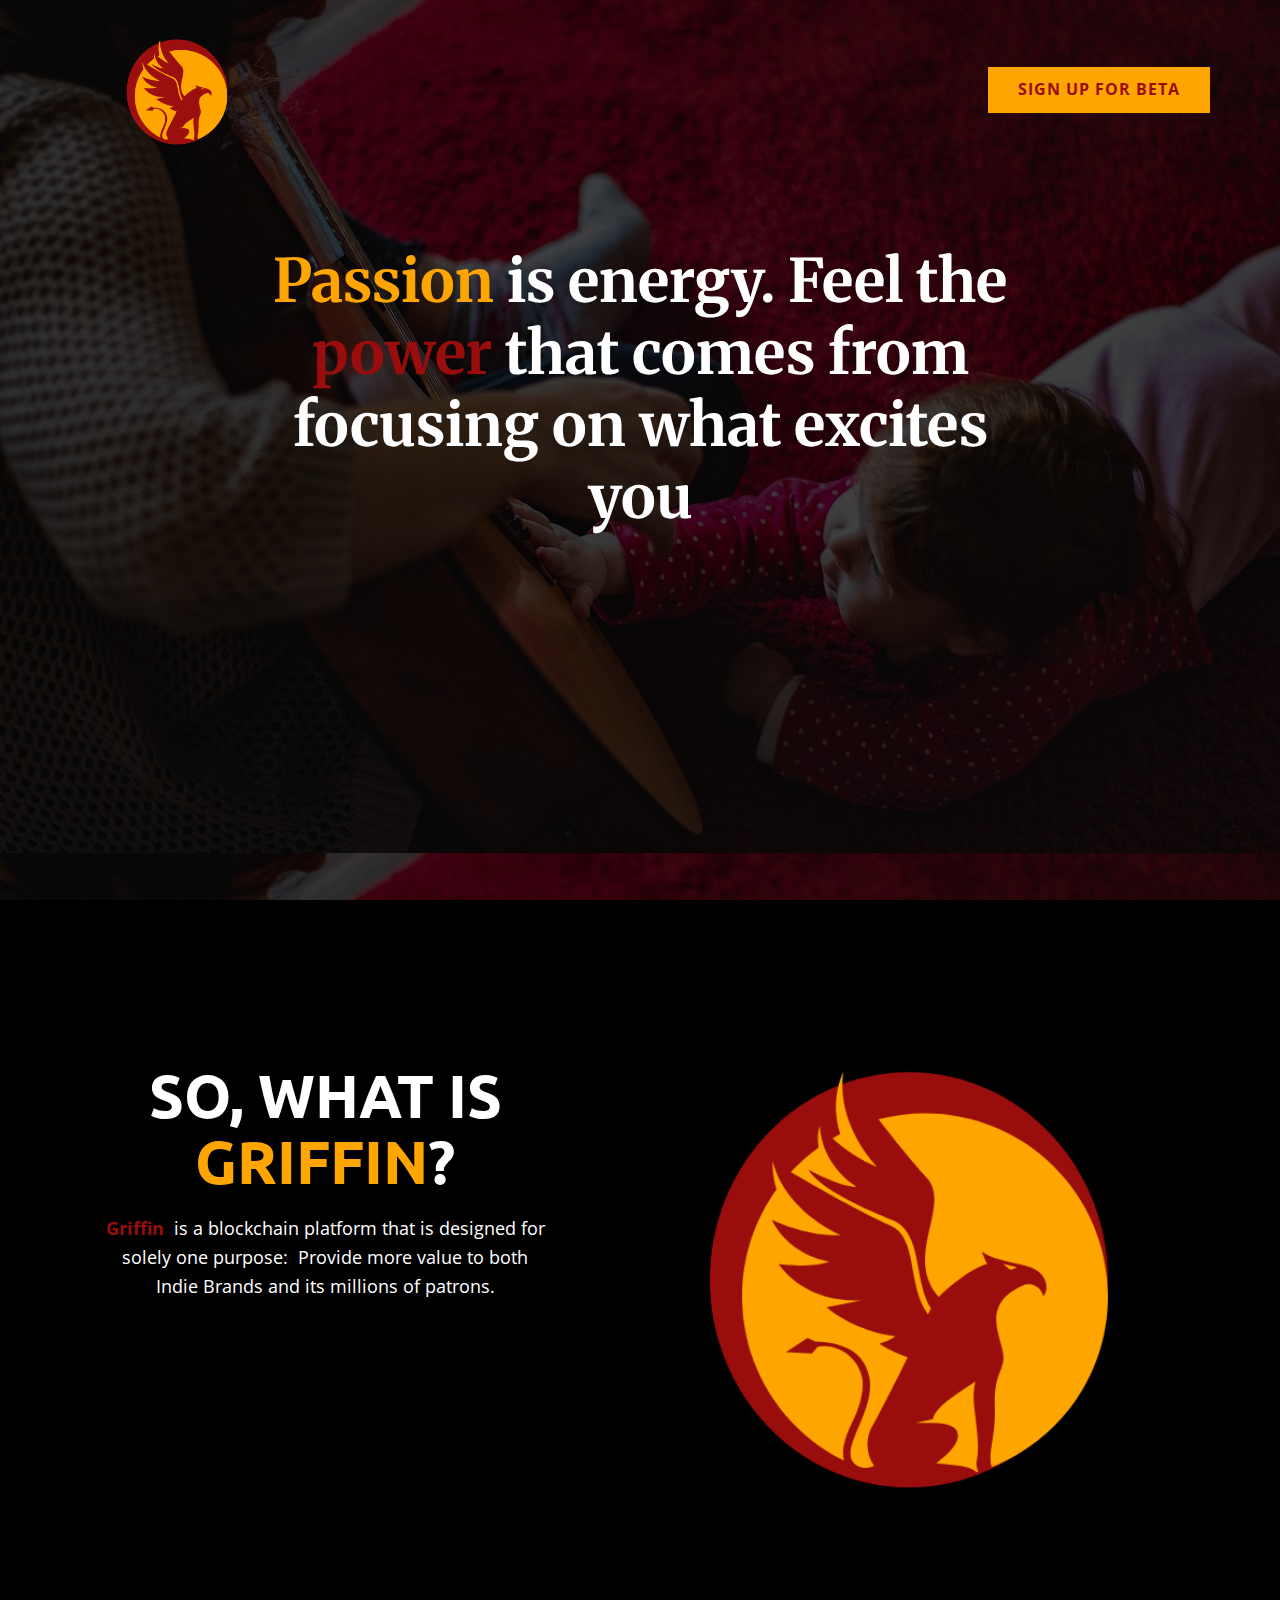
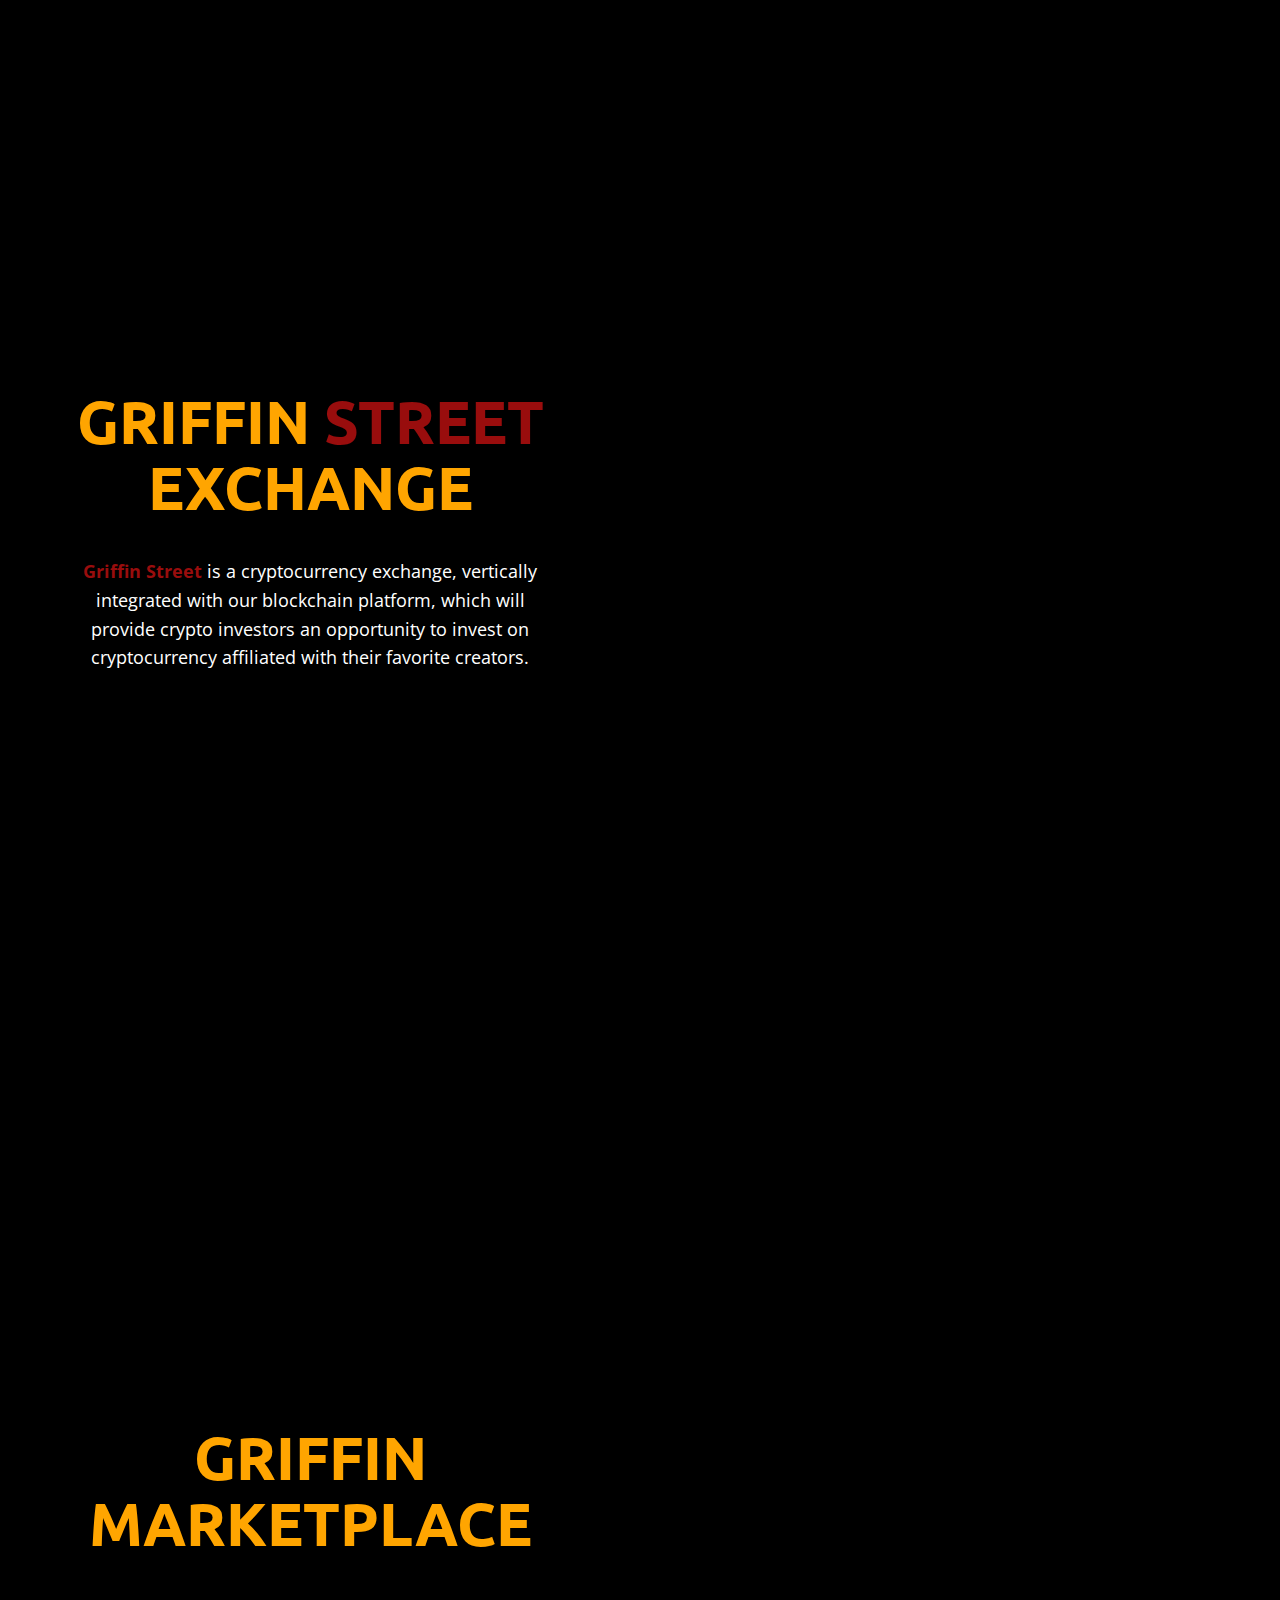
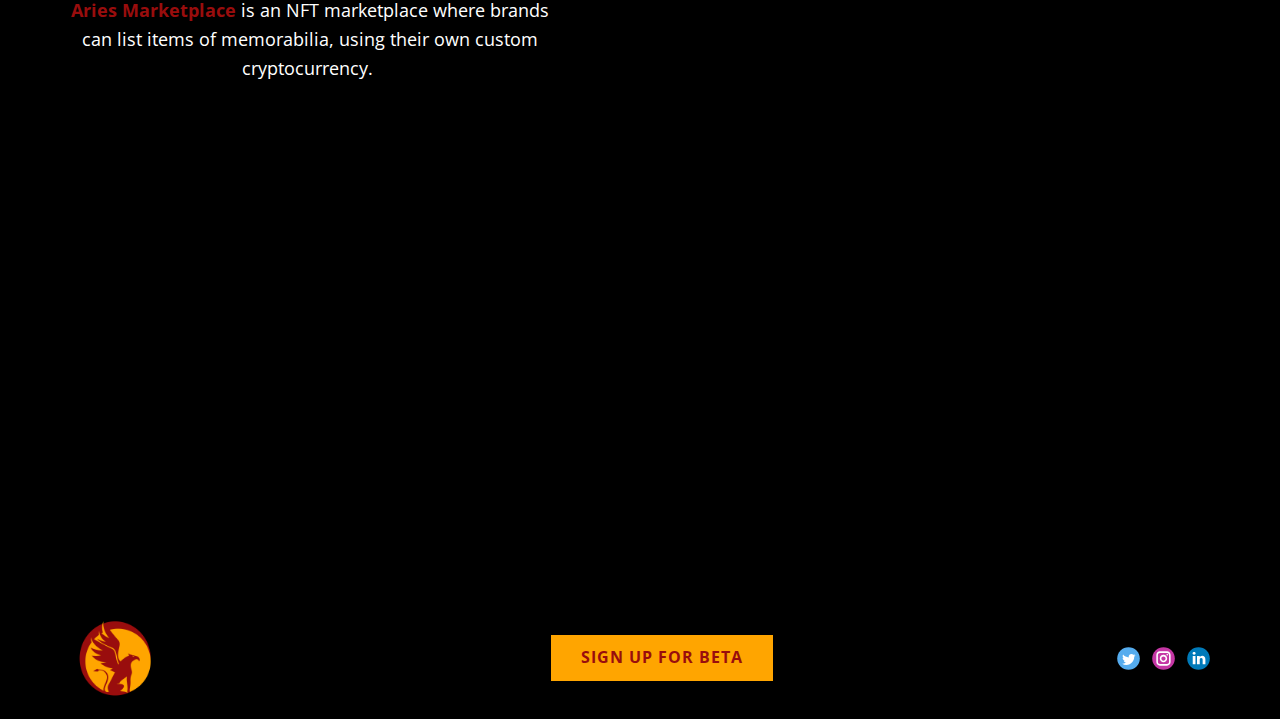
<file: index.html>
<!DOCTYPE html>
<html style="font-size: 16px;">
  <head>
    <meta name="viewport" content="width=device-width, initial-scale=1.0">
    <meta charset="utf-8">
    <meta name="keywords" content="​Complex Service Your Car, ​Complex Service Your Car, Facts &amp;amp; Questions, About Us, Contact Us">
    <meta name="description" content="">
    <meta name="page_type" content="np-template-header-footer-from-plugin">
    <title>Home</title>
    <link rel="stylesheet" href="nicepage.css" media="screen">
<link rel="stylesheet" href="Home.css" media="screen">
    <script class="u-script" type="text/javascript" src="jquery.js" defer=""></script>
    <script class="u-script" type="text/javascript" src="nicepage.js" defer=""></script>
    <meta name="generator" content="Nicepage 4.3.3, nicepage.com">
    <link id="u-theme-google-font" rel="stylesheet" href="https://fonts.googleapis.com/css?family=Roboto:100,100i,300,300i,400,400i,500,500i,700,700i,900,900i|Open+Sans:300,300i,400,400i,600,600i,700,700i,800,800i">
    <link id="u-page-google-font" rel="stylesheet" href="https://fonts.googleapis.com/css?family=Merriweather:300,300i,400,400i,700,700i,900,900i|Ubuntu:300,300i,400,400i,500,500i,700,700i">
    
    
    
    
    
    <script type="application/ld+json">{
		"@context": "http://schema.org",
		"@type": "Organization",
		"name": "aries",
		"logo": "images/Griffin.png",
		"sameAs": []
}</script>
    <meta name="theme-color" content="#ffa500">
    <meta property="og:title" content="Home">
    <meta property="og:description" content="">
    <meta property="og:type" content="website">
  </head>
  <body data-home-page="index.html" data-home-page-title="Home" class="u-body u-overlap u-overlap-contrast u-overlap-transparent"><header class="u-black u-clearfix u-header u-header" id="sec-5d08"><div class="u-clearfix u-sheet u-valign-top-xs u-sheet-1">
        <img class="u-image u-image-default u-preserve-proportions u-image-1" src="images/Griffin.png" alt="" data-image-width="500" data-image-height="500" data-href="/index.html" data-page-id="1259606">
        <a href="./Beta-Page.html" data-page-id="1334936" class="u-border-none u-btn u-button-style u-custom-color-5 u-hover-custom-color-3 u-text-custom-color-4 u-btn-1">Sign up for beta</a>
      </div></header>
    <section class="skrollable u-align-center u-clearfix u-image u-image-tiles u-shading u-section-1" id="carousel_262d" data-image-width="1280" data-image-height="853">
      <div class="u-clearfix u-sheet u-sheet-1">
        <h3 class="u-custom-font u-font-merriweather u-text u-text-body-alt-color u-text-1" spellcheck="false">
          <span class="u-text-custom-color-5">Passion </span>is energy. Feel the <span class="u-text-custom-color-4">power </span>that comes from focusing on what excites you
        </h3>
      </div>
    </section>
    <section class="u-align-center u-black u-clearfix u-section-2" id="carousel_bd1c">
      <div class="u-clearfix u-sheet u-sheet-1">
        <div class="u-clearfix u-expanded-width u-gutter-0 u-layout-wrap u-layout-wrap-1">
          <div class="u-layout" style="">
            <div class="u-layout-row" style="">
              <div class="u-align-center u-container-style u-layout-cell u-left-cell u-shape-rectangle u-size-30 u-size-xs-60 u-layout-cell-1" src="">
                <div class="u-container-layout u-valign-top-md u-valign-top-sm u-valign-top-xs u-container-layout-1">
                  <h1 class="u-custom-font u-font-ubuntu u-text u-text-1" spellcheck="false">So, What is<br>
                    <span class="u-text-custom-color-5">Griffin</span>?
                  </h1>
                  <p class="u-text u-text-2" spellcheck="false">
                    <span class="u-text-custom-color-5" style="font-weight: 700;">
                      <span class="u-text-custom-color-4">Griffin</span>&nbsp;
                    </span>is a blockchain platform that is designed for solely one purpose:&nbsp; Provide more value to both Indie Brands and its millions of patrons.<br>
                    <br>
                  </p>
                </div>
              </div>
              <div class="u-align-left u-container-style u-layout-cell u-right-cell u-shape-rectangle u-size-30 u-size-xs-60 u-layout-cell-2">
                <div class="u-container-layout u-valign-middle-sm u-valign-middle-xs u-container-layout-2" src="">
                  <img class="u-image u-image-default u-preserve-proportions u-image-1" src="images/Griffin.png" alt="" data-image-width="500" data-image-height="500">
                </div>
              </div>
            </div>
          </div>
        </div>
        <div class="u-list u-list-1">
          <div class="u-repeater u-repeater-1">
            <div class="u-align-left u-black u-container-style u-list-item u-repeater-item u-shape-rectangle u-list-item-1" data-animation-name="flipIn" data-animation-duration="2000" data-animation-direction="X">
              <div class="u-container-layout u-similar-container u-valign-top u-container-layout-3">
                <h4 class="u-custom-font u-font-ubuntu u-text u-text-custom-color-5 u-text-default u-text-3"><span class="u-file-icon u-icon u-icon-1"><img src="images/566445.png" alt=""></span>&nbsp;No Gas Fees
                </h4>
                <p class="u-text u-text-4">The <span class="u-text-custom-color-5" style="font-weight: 700;">Griffin&nbsp;</span>Blockchain Platform is committed to introduce a no gas system, you <span class="u-text-white">don't </span>have to pay anyone for verifying transactions.<span class="u-text-body-alt-color"></span>&nbsp;
                </p>
              </div>
            </div>
            <div class="u-align-left u-black u-container-style u-list-item u-repeater-item u-shape-rectangle u-video-cover" data-animation-name="flipIn" data-animation-duration="2000" data-animation-direction="X">
              <div class="u-container-layout u-similar-container u-valign-top u-container-layout-4">
                <h4 class="u-custom-font u-font-ubuntu u-text u-text-custom-color-5 u-text-default u-text-5">&nbsp; <span class="u-file-icon u-icon"><img src="images/2917995.png" alt=""></span>&nbsp;Environmental Friendly
                </h4>
                <p class="u-text u-text-6">The <span class="u-text-custom-color-2" style="font-weight: 700;">
                    <span class="u-text-custom-color-5">Griffin</span>&nbsp;
                  </span>Blockchain Platform is committed to use a <span class="u-text-custom-color-4" style="font-weight: 700;">Proof Of Stake algorithm</span>, which means than there is no need for crypto mining, ever
                </p>
              </div>
            </div>
          </div>
        </div>
      </div>
    </section>
    <section class="u-align-center u-black u-clearfix u-section-3" id="carousel_f8c5">
      <div class="u-clearfix u-sheet u-sheet-1">
        <div class="u-clearfix u-expanded-width u-gutter-0 u-layout-wrap u-layout-wrap-1">
          <div class="u-layout" style="">
            <div class="u-layout-row" style="">
              <div class="u-align-center u-container-style u-layout-cell u-left-cell u-shape-rectangle u-size-30 u-size-xs-60 u-layout-cell-1" src="">
                <div class="u-container-layout u-valign-top-md u-valign-top-sm u-valign-top-xs u-container-layout-1">
                  <h1 class="u-custom-font u-font-ubuntu u-text u-text-1" spellcheck="false">
                    <span class="u-text-custom-color-5">Griffin <span class="u-text-custom-color-4">Street</span> Exchange
                    </span>
                  </h1>
                  <p class="u-text u-text-2" spellcheck="false">
                    <span class="u-text-custom-color-4" style="font-weight: 700;">Griffin Street</span> is a cryptocurrency exchange, vertically integrated with our blockchain platform, which will provide crypto investors an opportunity to invest on cryptocurrency affiliated with their favorite creators.
                  </p>
                </div>
              </div>
              <div class="u-align-left u-container-style u-layout-cell u-right-cell u-shape-rectangle u-size-30 u-size-xs-60 u-layout-cell-2">
                <div class="u-container-layout u-container-layout-2" src="">
                  <img src="images/aries_exchange_scrnsht.png" alt="" class="u-image u-image-default u-image-1" data-image-width="392" data-image-height="785" data-animation-name="slideIn" data-animation-duration="2000" data-animation-direction="Up">
                </div>
              </div>
            </div>
          </div>
        </div>
        <div class="u-list u-list-1">
          <div class="u-repeater u-repeater-1">
            <div class="u-black u-container-style u-list-item u-repeater-item u-list-item-1" data-animation-name="flipIn" data-animation-duration="2000" data-animation-direction="X">
              <div class="u-container-layout u-similar-container u-container-layout-3">
                <h4 class="u-align-center u-custom-font u-font-ubuntu u-text u-text-custom-color-5 u-text-default u-text-3">&nbsp; <span class="u-file-icon u-icon"><img src="images/925711.png" alt=""></span>&nbsp;No Listing Fees
                </h4>
                <p class="u-align-left u-text u-text-4">
                  <span class="u-text-custom-color-4" style="font-weight: 700;">Griffin Street</span> will not cost anything, if you are a creator who wants to list their brand on the platform, only thing you have to do is take the come aboard, Sailor &nbsp;<span class="u-file-icon u-icon"><img src="images/486314.png" alt=""></span>&nbsp;.
                </p>
              </div>
            </div>
            <div class="u-black u-container-style u-list-item u-repeater-item u-video-cover" data-animation-name="flipIn" data-animation-duration="2000" data-animation-direction="X">
              <div class="u-container-layout u-similar-container u-container-layout-4">
                <h4 class="u-align-center u-custom-font u-font-ubuntu u-text u-text-custom-color-5 u-text-default u-text-5"> &nbsp;<span class="u-file-icon u-icon"><img src="images/1161388.png" alt=""></span>&nbsp;Advance&nbsp; &nbsp; &nbsp; Security
                </h4>
                <p class="u-align-left u-text u-text-6">
                  <span class="u-text-custom-color-4">
                    <span style="font-weight: 700;">Griffin Street</span>
                  </span>is committed to protect your assets. That's why we use state of the art security, as well as storage technology, so that you can sit assured, relying on us.
                </p>
              </div>
            </div>
            <div class="u-black u-container-style u-list-item u-repeater-item u-video-cover" data-animation-name="flipIn" data-animation-duration="2000" data-animation-direction="X">
              <div class="u-container-layout u-similar-container u-container-layout-5">
                <h4 class="u-align-center u-custom-font u-font-ubuntu u-text u-text-custom-color-5 u-text-default u-text-7"><span class="u-file-icon u-icon"><img src="images/1055687.png" alt=""></span>&nbsp;Multi- Platform
                </h4>
                <p class="u-align-left u-text u-text-8">Keep Track of all your investment, doesn't matter if you're at your home, office or on the go.</p>
              </div>
            </div>
          </div>
        </div>
      </div>
    </section>
    <section class="u-align-center u-black u-clearfix u-section-4" id="carousel_3981">
      <div class="u-clearfix u-sheet u-sheet-1">
        <div class="u-clearfix u-expanded-width u-gutter-0 u-layout-wrap u-layout-wrap-1">
          <div class="u-layout" style="">
            <div class="u-layout-row" style="">
              <div class="u-align-center u-container-style u-layout-cell u-left-cell u-shape-rectangle u-size-30 u-size-xs-60 u-layout-cell-1" src="">
                <div class="u-container-layout u-valign-top-md u-valign-top-sm u-valign-top-xs u-container-layout-1">
                  <h1 class="u-custom-font u-font-ubuntu u-text u-text-custom-color-5 u-text-1" spellcheck="false"> Griffin MarketPlace</h1>
                  <p class="u-text u-text-2" spellcheck="false">
                    <span class="u-text-custom-color-2" style="font-weight: 700;">
                      <span class="u-text-custom-color-4">Aries Marketplace</span>&nbsp;<span style="font-weight: 400;" class="u-text-white">is an NFT marketplace where brands can list items of memorabilia, using their own custom cryptocurrency.&nbsp;</span>
                    </span>
                  </p>
                </div>
              </div>
              <div class="u-align-left u-container-style u-layout-cell u-right-cell u-shape-rectangle u-size-30 u-size-xs-60 u-layout-cell-2">
                <div class="u-container-layout u-valign-middle-sm u-valign-middle-xs u-valign-top-lg u-valign-top-md u-valign-top-xl u-container-layout-2" src="">
                  <img src="images/NFT_MArketplace_scrnsht.png" alt="" class="u-image u-image-default u-image-1" data-image-width="392" data-image-height="787" data-animation-name="slideIn" data-animation-duration="2000" data-animation-direction="Up">
                </div>
              </div>
            </div>
          </div>
        </div>
        <div class="u-list u-list-1">
          <div class="u-repeater u-repeater-1">
            <div class="u-align-left u-black u-container-style u-list-item u-repeater-item u-list-item-1" data-animation-name="flipIn" data-animation-duration="2000" data-animation-direction="X">
              <div class="u-container-layout u-similar-container u-valign-top u-container-layout-3">
                <h4 class="u-custom-font u-font-ubuntu u-text u-text-custom-color-5 u-text-3">&nbsp; <span class="u-file-icon u-icon"><img src="images/925711.png" alt=""></span>&nbsp;Custom Cryptocurrency
                </h4>
                <p class="u-text u-text-4"><b>
                    <span class="u-text-custom-color-4">Griffin Marketplace&nbsp;</span>
                    <span class="u-text-white">
                      <span style="font-weight: 400;"> , you can use your own custom cryptocurrency or Aries Coin to list your NFT.</span>
                    </span></b>
                </p>
              </div>
            </div>
            <div class="u-align-left u-black u-container-style u-list-item u-repeater-item u-video-cover" data-animation-name="flipIn" data-animation-duration="2000" data-animation-direction="X">
              <div class="u-container-layout u-similar-container u-valign-top u-container-layout-4">
                <h4 class="u-custom-font u-font-ubuntu u-text u-text-custom-color-5 u-text-5"> &nbsp;<span class="u-file-icon u-icon"><img src="images/1161388.png" alt=""></span>&nbsp;Advance Security
                </h4>
                <p class="u-text u-text-6">
                  <span class="u-text-custom-color-2" style="font-weight: 700;">&nbsp;<span class="u-text-custom-color-4">Griffin Marketplace</span>
                  </span>
                  <span class="u-text-custom-color-4">&nbsp;</span>is committed to protect your assets. That's why we use state of the art security, as well as storage technology, so that you can sit assured, relying on us.
                </p>
              </div>
            </div>
            <div class="u-align-left u-black u-container-style u-list-item u-repeater-item u-video-cover" data-animation-name="flipIn" data-animation-duration="2000" data-animation-direction="X">
              <div class="u-container-layout u-similar-container u-valign-top u-container-layout-5">
                <h4 class="u-custom-font u-font-ubuntu u-text u-text-custom-color-5 u-text-7"><span class="u-file-icon u-icon"><img src="images/3555625.png" alt=""></span>&nbsp;No Costs on Charity
                </h4>
                <p class="u-text u-text-8">At <span style="font-weight: 700;" class="u-text-custom-color-4">Griffin</span>, we care about giving back. So, we are committed to provide NFT services for free, that are dedicated for charity purposes.
                </p>
              </div>
            </div>
          </div>
        </div>
      </div>
    </section>
    
    
    <footer class="u-align-center-md u-align-center-sm u-align-center-xs u-black u-clearfix u-footer u-footer" id="sec-5dd9"><div class="u-clearfix u-sheet u-sheet-1">
        <a href="./index.html" data-page-id="1259606" class="u-image u-logo u-image-1" data-image-width="500" data-image-height="500" title="Home">
          <img src="images/Griffin.png" class="u-logo-image u-logo-image-1">
        </a>
        <a href="./Beta-Page.html" data-page-id="1334936" class="u-border-none u-btn u-button-style u-custom-color-5 u-hover-custom-color-3 u-text-custom-color-4 u-btn-1">Sign up for beta</a>
        <div class="u-align-left u-hidden-sm u-hidden-xs u-social-icons u-spacing-12 u-social-icons-1">
          <a class="u-social-url" title="twitter" target="_blank" href=""><span class="u-icon u-social-icon u-social-twitter u-icon-1"><svg class="u-svg-link" preserveAspectRatio="xMidYMin slice" viewBox="0 0 112 112" style=""><use xmlns:xlink="http://www.w3.org/1999/xlink" xlink:href="#svg-9591"></use></svg><svg class="u-svg-content" viewBox="0 0 112 112" x="0" y="0" id="svg-9591"><circle fill="currentColor" class="st0" cx="56.1" cy="56.1" r="55"></circle><path fill="#FFFFFF" d="M83.8,47.3c0,0.6,0,1.2,0,1.7c0,17.7-13.5,38.2-38.2,38.2C38,87.2,31,85,25,81.2c1,0.1,2.1,0.2,3.2,0.2
            c6.3,0,12.1-2.1,16.7-5.7c-5.9-0.1-10.8-4-12.5-9.3c0.8,0.2,1.7,0.2,2.5,0.2c1.2,0,2.4-0.2,3.5-0.5c-6.1-1.2-10.8-6.7-10.8-13.1
            c0-0.1,0-0.1,0-0.2c1.8,1,3.9,1.6,6.1,1.7c-3.6-2.4-6-6.5-6-11.2c0-2.5,0.7-4.8,1.8-6.7c6.6,8.1,16.5,13.5,27.6,14
            c-0.2-1-0.3-2-0.3-3.1c0-7.4,6-13.4,13.4-13.4c3.9,0,7.3,1.6,9.8,4.2c3.1-0.6,5.9-1.7,8.5-3.3c-1,3.1-3.1,5.8-5.9,7.4
            c2.7-0.3,5.3-1,7.7-2.1C88.7,43,86.4,45.4,83.8,47.3z"></path></svg></span>
          </a>
          <a class="u-social-url" title="instagram" target="_blank" href=""><span class="u-icon u-social-icon u-social-instagram u-icon-2"><svg class="u-svg-link" preserveAspectRatio="xMidYMin slice" viewBox="0 0 112 112" style=""><use xmlns:xlink="http://www.w3.org/1999/xlink" xlink:href="#svg-9153"></use></svg><svg class="u-svg-content" viewBox="0 0 112 112" x="0" y="0" id="svg-9153"><circle fill="currentColor" cx="56.1" cy="56.1" r="55"></circle><path fill="#FFFFFF" d="M55.9,38.2c-9.9,0-17.9,8-17.9,17.9C38,66,46,74,55.9,74c9.9,0,17.9-8,17.9-17.9C73.8,46.2,65.8,38.2,55.9,38.2
            z M55.9,66.4c-5.7,0-10.3-4.6-10.3-10.3c-0.1-5.7,4.6-10.3,10.3-10.3c5.7,0,10.3,4.6,10.3,10.3C66.2,61.8,61.6,66.4,55.9,66.4z"></path><path fill="#FFFFFF" d="M74.3,33.5c-2.3,0-4.2,1.9-4.2,4.2s1.9,4.2,4.2,4.2s4.2-1.9,4.2-4.2S76.6,33.5,74.3,33.5z"></path><path fill="#FFFFFF" d="M73.1,21.3H38.6c-9.7,0-17.5,7.9-17.5,17.5v34.5c0,9.7,7.9,17.6,17.5,17.6h34.5c9.7,0,17.5-7.9,17.5-17.5V38.8
            C90.6,29.1,82.7,21.3,73.1,21.3z M83,73.3c0,5.5-4.5,9.9-9.9,9.9H38.6c-5.5,0-9.9-4.5-9.9-9.9V38.8c0-5.5,4.5-9.9,9.9-9.9h34.5
            c5.5,0,9.9,4.5,9.9,9.9V73.3z"></path></svg></span>
          </a>
          <a class="u-social-url" title="linkedin" target="_blank" href=""><span class="u-icon u-social-icon u-social-linkedin u-icon-3"><svg class="u-svg-link" preserveAspectRatio="xMidYMin slice" viewBox="0 0 112 112" style=""><use xmlns:xlink="http://www.w3.org/1999/xlink" xlink:href="#svg-7593"></use></svg><svg class="u-svg-content" viewBox="0 0 112 112" x="0" y="0" id="svg-7593"><circle fill="currentColor" cx="56.1" cy="56.1" r="55"></circle><path fill="#FFFFFF" d="M41.3,83.7H27.9V43.4h13.4V83.7z M34.6,37.9L34.6,37.9c-4.6,0-7.5-3.1-7.5-7c0-4,3-7,7.6-7s7.4,3,7.5,7
            C42.2,34.8,39.2,37.9,34.6,37.9z M89.6,83.7H76.2V62.2c0-5.4-1.9-9.1-6.8-9.1c-3.7,0-5.9,2.5-6.9,4.9c-0.4,0.9-0.4,2.1-0.4,3.3v22.5
            H48.7c0,0,0.2-36.5,0-40.3h13.4v5.7c1.8-2.7,5-6.7,12.1-6.7c8.8,0,15.4,5.8,15.4,18.1V83.7z"></path></svg></span>
          </a>
        </div>
      </div></footer>
  </body>
</html>
</file>
